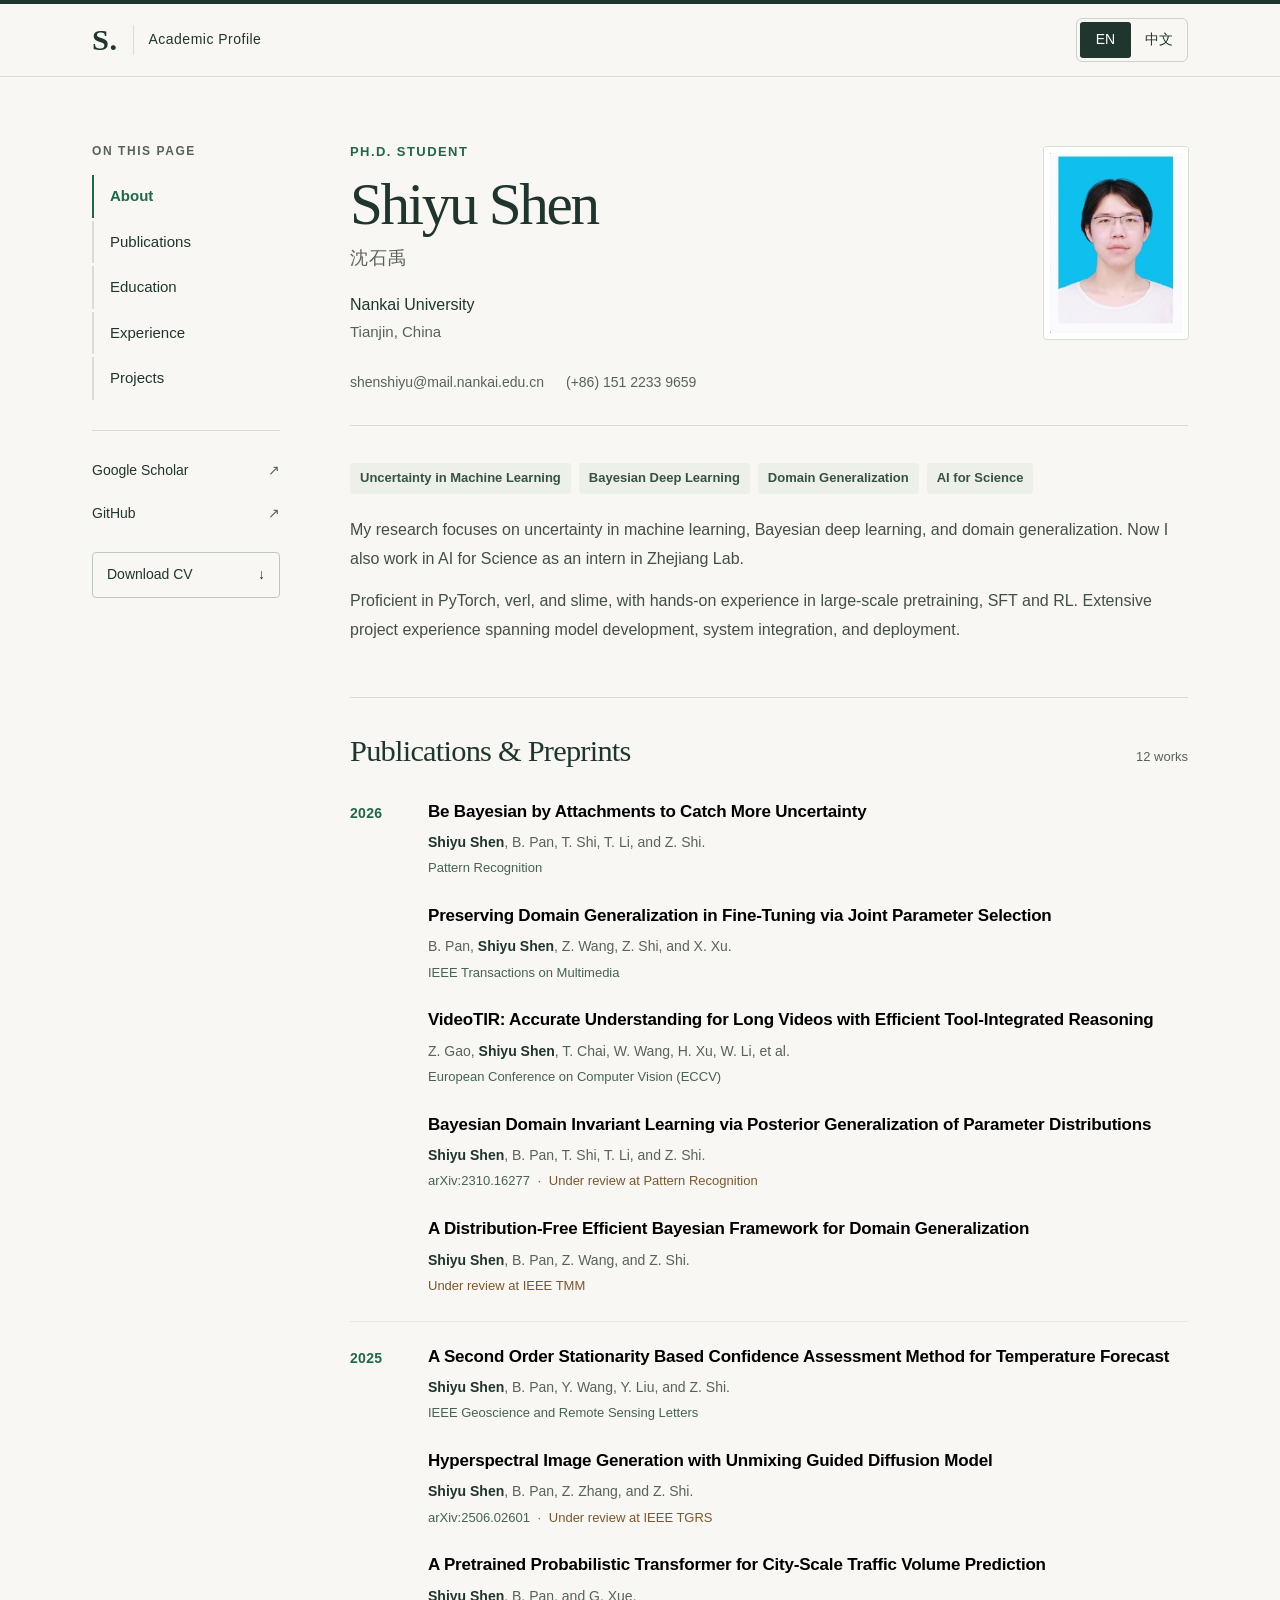
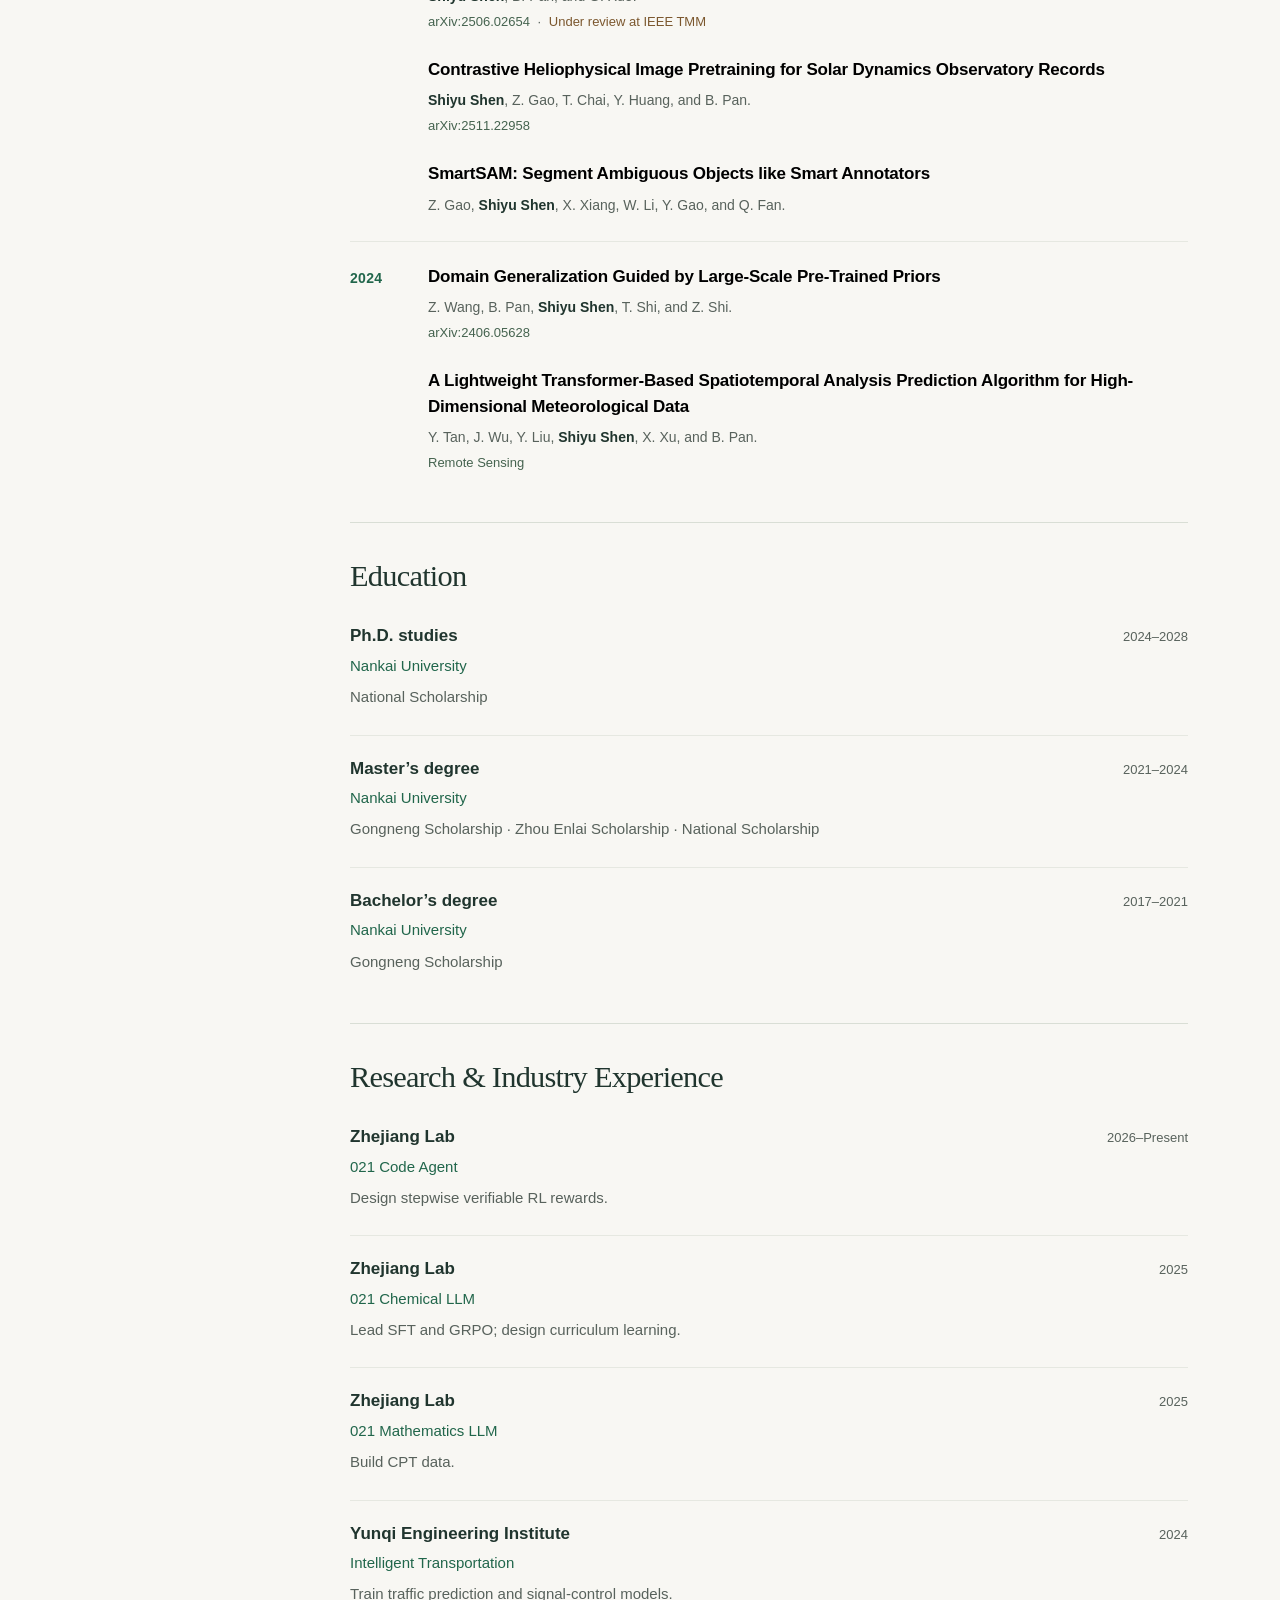
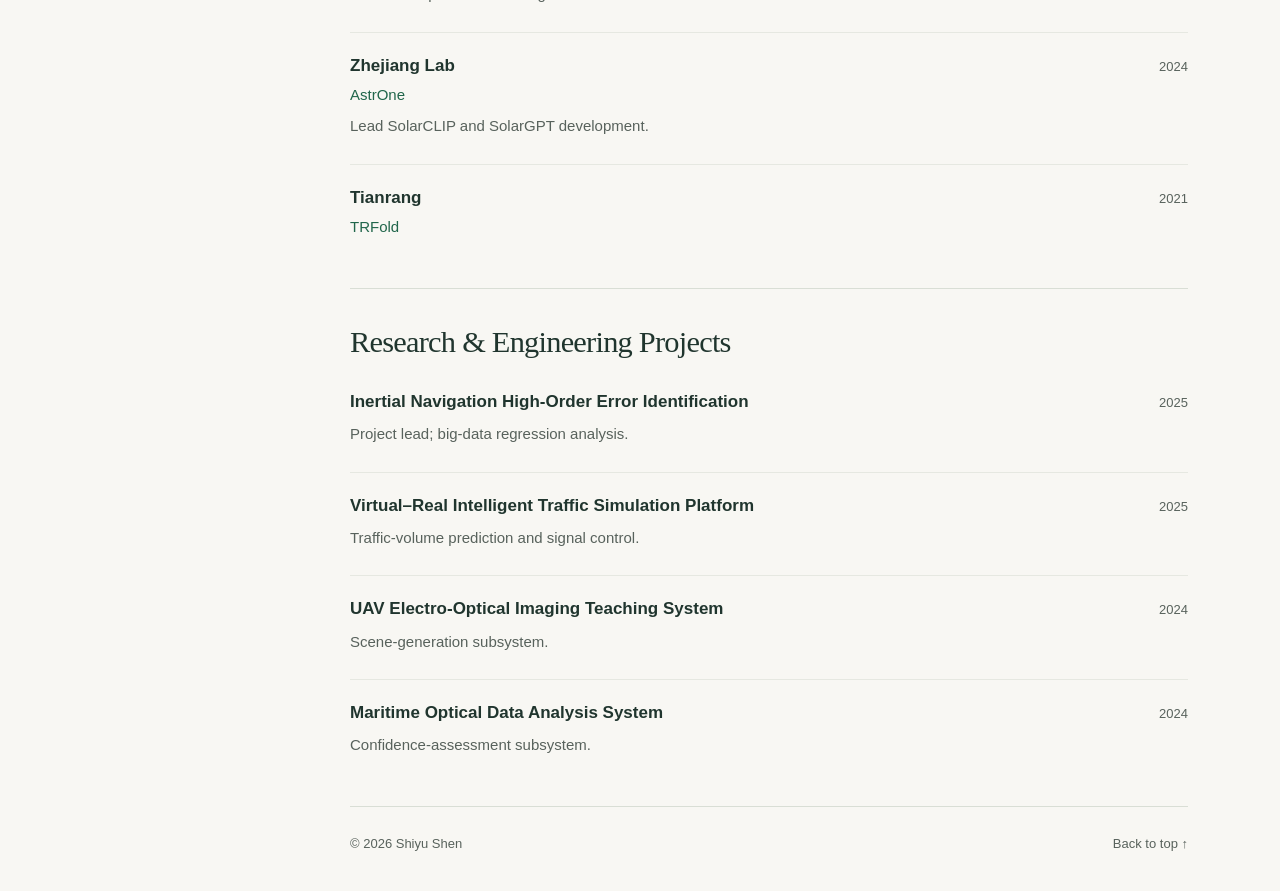
<file: index.html>
<!doctype html>
<html lang="en">
<head>
  <meta charset="utf-8">
  <meta name="viewport" content="width=device-width, initial-scale=1">
  <title>Shiyu Shen | Nankai University</title>
  <meta name="description" content="Shiyu Shen, Ph.D. student at Nankai University. Research in uncertainty in machine learning, Bayesian deep learning, domain generalization, and AI for Science. Intern at Zhejiang Lab.">
  <meta name="author" content="Shiyu Shen">
  <meta name="theme-color" content="#f8f7f3">
  <meta property="og:type" content="profile">
  <meta property="og:title" content="Shiyu Shen | Nankai University">
  <meta property="og:description" content="Shiyu Shen, Ph.D. student at Nankai University. Research in uncertainty in machine learning, Bayesian deep learning, domain generalization, and AI for Science. Intern at Zhejiang Lab.">
  <meta property="og:url" content="https://teemo341.github.io/">
  <meta property="og:locale" content="en_US">
  <link rel="canonical" href="https://teemo341.github.io/">
  <link rel="alternate" hreflang="en" href="https://teemo341.github.io/">
  <link rel="alternate" hreflang="zh-CN" href="https://teemo341.github.io/zh/">
  <link rel="alternate" hreflang="x-default" href="https://teemo341.github.io/">
  <link rel="icon" type="image/svg+xml" href="assets/favicon.svg">
  <link rel="stylesheet" href="assets/style.css">
  <script src="assets/main.js" defer></script>
</head>
<body id="top">
<a class="skip-link" href="#main">Skip to content</a>
<header class="site-header">
  <div class="header-inner">
    <a class="wordmark" href="#top" aria-label="Shiyu Shen"><span class="monogram" aria-hidden="true">S.</span><span>Academic Profile</span></a>
    <nav class="language-switch" aria-label="Language / 语言">
      <a href="index.html" lang="en" hreflang="en" aria-current="page">EN<span class="sr-only"> — English</span></a>
      <a href="zh/index.html" lang="zh-CN" hreflang="zh-CN" >中文</a>
    </nav>
  </div>
</header>
<div class="page-shell">
  <aside class="sidebar">
    <p class="sidebar-label">On this page</p>
    <nav class="section-nav" aria-label="On this page"><a href="#about">About</a><a href="#publications">Publications</a><a href="#education">Education</a><a href="#experience">Experience</a><a href="#projects">Projects</a></nav>
    <div class="sidebar-links"><a href="https://scholar.google.com/citations?user=rNZgWagAAAAJ&amp;hl=en">Google Scholar <span aria-hidden="true">↗</span></a><a href="https://github.com/Teemo341">GitHub <span aria-hidden="true">↗</span></a></div>
    <a class="cv-button" href="cv/Shiyu_Shen_Academic_CV.pdf" download>Download CV<span aria-hidden="true">↓</span></a>
  </aside>
  <main id="main">
    <section class="about-section" id="about" aria-labelledby="name">
      <div class="hero">
        <div class="hero-copy"><p class="eyebrow">Ph.D. Student</p><h1 id="name">Shiyu Shen</h1><p class="other-name" lang="zh-CN">沈石禹</p><p class="affiliation">Nankai University<br><span>Tianjin, China</span></p></div>
        <img class="portrait" src="assets/portrait.jpg" alt="Portrait of Shiyu Shen" width="144" height="192" fetchpriority="high">
      </div>
      <div class="contact"><a href="mailto:shenshiyu@mail.nankai.edu.cn">shenshiyu@mail.nankai.edu.cn</a><a href="tel:+8615122339659">(+86) 151 2233 9659</a></div>
      <div class="research"><h2 class="sr-only">Research Profile</h2><ul class="interest-list"><li>Uncertainty in Machine Learning</li><li>Bayesian Deep Learning</li><li>Domain Generalization</li><li>AI for Science</li></ul><div class="profile-copy"><p>My research focuses on uncertainty in machine learning, Bayesian deep learning, and domain generalization. Now I also work in AI for Science as an intern in Zhejiang Lab.</p><p>Proficient in PyTorch, verl, and slime, with hands-on experience in large-scale pretraining, SFT and RL. Extensive project experience spanning model development, system integration, and deployment.</p></div></div>
    </section>
    <section id="publications" aria-labelledby="publications-heading">
      <div class="section-heading"><h2 id="publications-heading">Publications &amp; Preprints</h2><span>12 works</span></div>
      <div class="year-group"><h3 class="year">2026</h3><ol class="paper-list"><li class="paper" data-source-id="8"><h4 lang="en"><a href="https://doi.org/10.1016/j.patcog.2026.113084" title="Open paper">Be Bayesian by Attachments to Catch More Uncertainty</a></h4><p class="authors" lang="en"><strong>Shiyu Shen</strong>, B. Pan, T. Shi, T. Li, and Z. Shi.</p><p class="venue">Pattern Recognition</p></li><li class="paper" data-source-id="9"><h4 lang="en"><a href="https://arxiv.org/abs/2508.16976" title="Open paper">Preserving Domain Generalization in Fine-Tuning via Joint Parameter Selection</a></h4><p class="authors" lang="en">B. Pan, <strong>Shiyu Shen</strong>, Z. Wang, Z. Shi, and X. Xu.</p><p class="venue">IEEE Transactions on Multimedia</p></li><li class="paper" data-source-id="10"><h4 lang="en"><a href="https://arxiv.org/abs/2603.25021" title="Open paper">VideoTIR: Accurate Understanding for Long Videos with Efficient Tool-Integrated Reasoning</a></h4><p class="authors" lang="en">Z. Gao, <strong>Shiyu Shen</strong>, T. Chai, W. Wang, H. Xu, W. Li, et al.</p><p class="venue">European Conference on Computer Vision (ECCV)</p></li><li class="paper" data-source-id="11"><h4 lang="en"><a href="https://arxiv.org/abs/2310.16277" title="Open paper">Bayesian Domain Invariant Learning via Posterior Generalization of Parameter Distributions</a></h4><p class="authors" lang="en"><strong>Shiyu Shen</strong>, B. Pan, T. Shi, T. Li, and Z. Shi.</p><p class="venue">arXiv:2310.16277 <span aria-hidden="true">·</span> <span class="review">Under review at Pattern Recognition</span></p></li><li class="paper" data-source-id="12"><h4 lang="en"><a href="https://scholar.google.com/scholar?q=%22A%20Distribution-Free%20Efficient%20Bayesian%20Framework%20for%20Domain%20Generalization%22" title="Search this title on Google Scholar">A Distribution-Free Efficient Bayesian Framework for Domain Generalization</a></h4><p class="authors" lang="en"><strong>Shiyu Shen</strong>, B. Pan, Z. Wang, and Z. Shi.</p><p class="venue"><span class="review">Under review at IEEE TMM</span></p></li></ol></div><div class="year-group"><h3 class="year">2025</h3><ol class="paper-list"><li class="paper" data-source-id="3"><h4 lang="en"><a href="https://ieeexplore.ieee.org/document/10852282" title="Open paper">A Second Order Stationarity Based Confidence Assessment Method for Temperature Forecast</a></h4><p class="authors" lang="en"><strong>Shiyu Shen</strong>, B. Pan, Y. Wang, Y. Liu, and Z. Shi.</p><p class="venue">IEEE Geoscience and Remote Sensing Letters</p></li><li class="paper" data-source-id="4"><h4 lang="en"><a href="https://arxiv.org/abs/2506.02601" title="Open paper">Hyperspectral Image Generation with Unmixing Guided Diffusion Model</a></h4><p class="authors" lang="en"><strong>Shiyu Shen</strong>, B. Pan, Z. Zhang, and Z. Shi.</p><p class="venue">arXiv:2506.02601 <span aria-hidden="true">·</span> <span class="review">Under review at IEEE TGRS</span></p></li><li class="paper" data-source-id="5"><h4 lang="en"><a href="https://arxiv.org/abs/2506.02654" title="Open paper">A Pretrained Probabilistic Transformer for City-Scale Traffic Volume Prediction</a></h4><p class="authors" lang="en"><strong>Shiyu Shen</strong>, B. Pan, and G. Xue.</p><p class="venue">arXiv:2506.02654 <span aria-hidden="true">·</span> <span class="review">Under review at IEEE TMM</span></p></li><li class="paper" data-source-id="6"><h4 lang="en"><a href="https://arxiv.org/abs/2511.22958" title="Open paper">Contrastive Heliophysical Image Pretraining for Solar Dynamics Observatory Records</a></h4><p class="authors" lang="en"><strong>Shiyu Shen</strong>, Z. Gao, T. Chai, Y. Huang, and B. Pan.</p><p class="venue">arXiv:2511.22958</p></li><li class="paper" data-source-id="7"><h4 lang="en"><a href="https://openreview.net/forum?id=08pxmTLKTT" title="Open paper">SmartSAM: Segment Ambiguous Objects like Smart Annotators</a></h4><p class="authors" lang="en">Z. Gao, <strong>Shiyu Shen</strong>, X. Xiang, W. Li, Y. Gao, and Q. Fan.</p></li></ol></div><div class="year-group"><h3 class="year">2024</h3><ol class="paper-list"><li class="paper" data-source-id="1"><h4 lang="en"><a href="https://arxiv.org/abs/2406.05628" title="Open paper">Domain Generalization Guided by Large-Scale Pre-Trained Priors</a></h4><p class="authors" lang="en">Z. Wang, B. Pan, <strong>Shiyu Shen</strong>, T. Shi, and Z. Shi.</p><p class="venue">arXiv:2406.05628</p></li><li class="paper" data-source-id="2"><h4 lang="en"><a href="https://doi.org/10.3390/rs16234545" title="Open paper">A Lightweight Transformer-Based Spatiotemporal Analysis Prediction Algorithm for High-Dimensional Meteorological Data</a></h4><p class="authors" lang="en">Y. Tan, J. Wu, Y. Liu, <strong>Shiyu Shen</strong>, X. Xu, and B. Pan.</p><p class="venue">Remote Sensing</p></li></ol></div>
    </section>
    <section id="education" aria-labelledby="education-heading"><div class="section-heading"><h2 id="education-heading">Education</h2></div><ol class="entry-list education"><li class="entry"><div class="entry-heading"><h3>Ph.D. studies</h3><span class="date">2024–2028</span></div><p class="organization">Nankai University</p><p class="detail">National Scholarship</p></li><li class="entry"><div class="entry-heading"><h3>Master’s degree</h3><span class="date">2021–2024</span></div><p class="organization">Nankai University</p><p class="detail">Gongneng Scholarship · Zhou Enlai Scholarship · National Scholarship</p></li><li class="entry"><div class="entry-heading"><h3>Bachelor’s degree</h3><span class="date">2017–2021</span></div><p class="organization">Nankai University</p><p class="detail">Gongneng Scholarship</p></li></ol></section>
    <section id="experience" aria-labelledby="experience-heading"><div class="section-heading"><h2 id="experience-heading">Research &amp; Industry Experience</h2></div><ol class="entry-list"><li class="entry"><div class="entry-heading"><h3>Zhejiang Lab</h3><span class="date">2026–Present</span></div><p class="organization">021 Code Agent</p><p class="detail">Design stepwise verifiable RL rewards.</p></li><li class="entry"><div class="entry-heading"><h3>Zhejiang Lab</h3><span class="date">2025</span></div><p class="organization">021 Chemical LLM</p><p class="detail">Lead SFT and GRPO; design curriculum learning.</p></li><li class="entry"><div class="entry-heading"><h3>Zhejiang Lab</h3><span class="date">2025</span></div><p class="organization">021 Mathematics LLM</p><p class="detail">Build CPT data.</p></li><li class="entry"><div class="entry-heading"><h3>Yunqi Engineering Institute</h3><span class="date">2024</span></div><p class="organization">Intelligent Transportation</p><p class="detail">Train traffic prediction and signal-control models.</p></li><li class="entry"><div class="entry-heading"><h3>Zhejiang Lab</h3><span class="date">2024</span></div><p class="organization">AstrOne</p><p class="detail">Lead SolarCLIP and SolarGPT development.</p></li><li class="entry"><div class="entry-heading"><h3>Tianrang</h3><span class="date">2021</span></div><p class="organization">TRFold</p></li></ol></section>
    <section id="projects" aria-labelledby="projects-heading"><div class="section-heading"><h2 id="projects-heading">Research &amp; Engineering Projects</h2></div><ol class="entry-list"><li class="entry"><div class="entry-heading"><h3>Inertial Navigation High-Order Error Identification</h3><span class="date">2025</span></div><p class="detail">Project lead; big-data regression analysis.</p></li><li class="entry"><div class="entry-heading"><h3>Virtual–Real Intelligent Traffic Simulation Platform</h3><span class="date">2025</span></div><p class="detail">Traffic-volume prediction and signal control.</p></li><li class="entry"><div class="entry-heading"><h3>UAV Electro-Optical Imaging Teaching System</h3><span class="date">2024</span></div><p class="detail">Scene-generation subsystem.</p></li><li class="entry"><div class="entry-heading"><h3>Maritime Optical Data Analysis System</h3><span class="date">2024</span></div><p class="detail">Confidence-assessment subsystem.</p></li></ol></section>
    <footer><span>© 2026 Shiyu Shen</span><a href="#top">Back to top <span aria-hidden="true">↑</span></a></footer>
  </main>
</div>
</body>
</html>
</file>
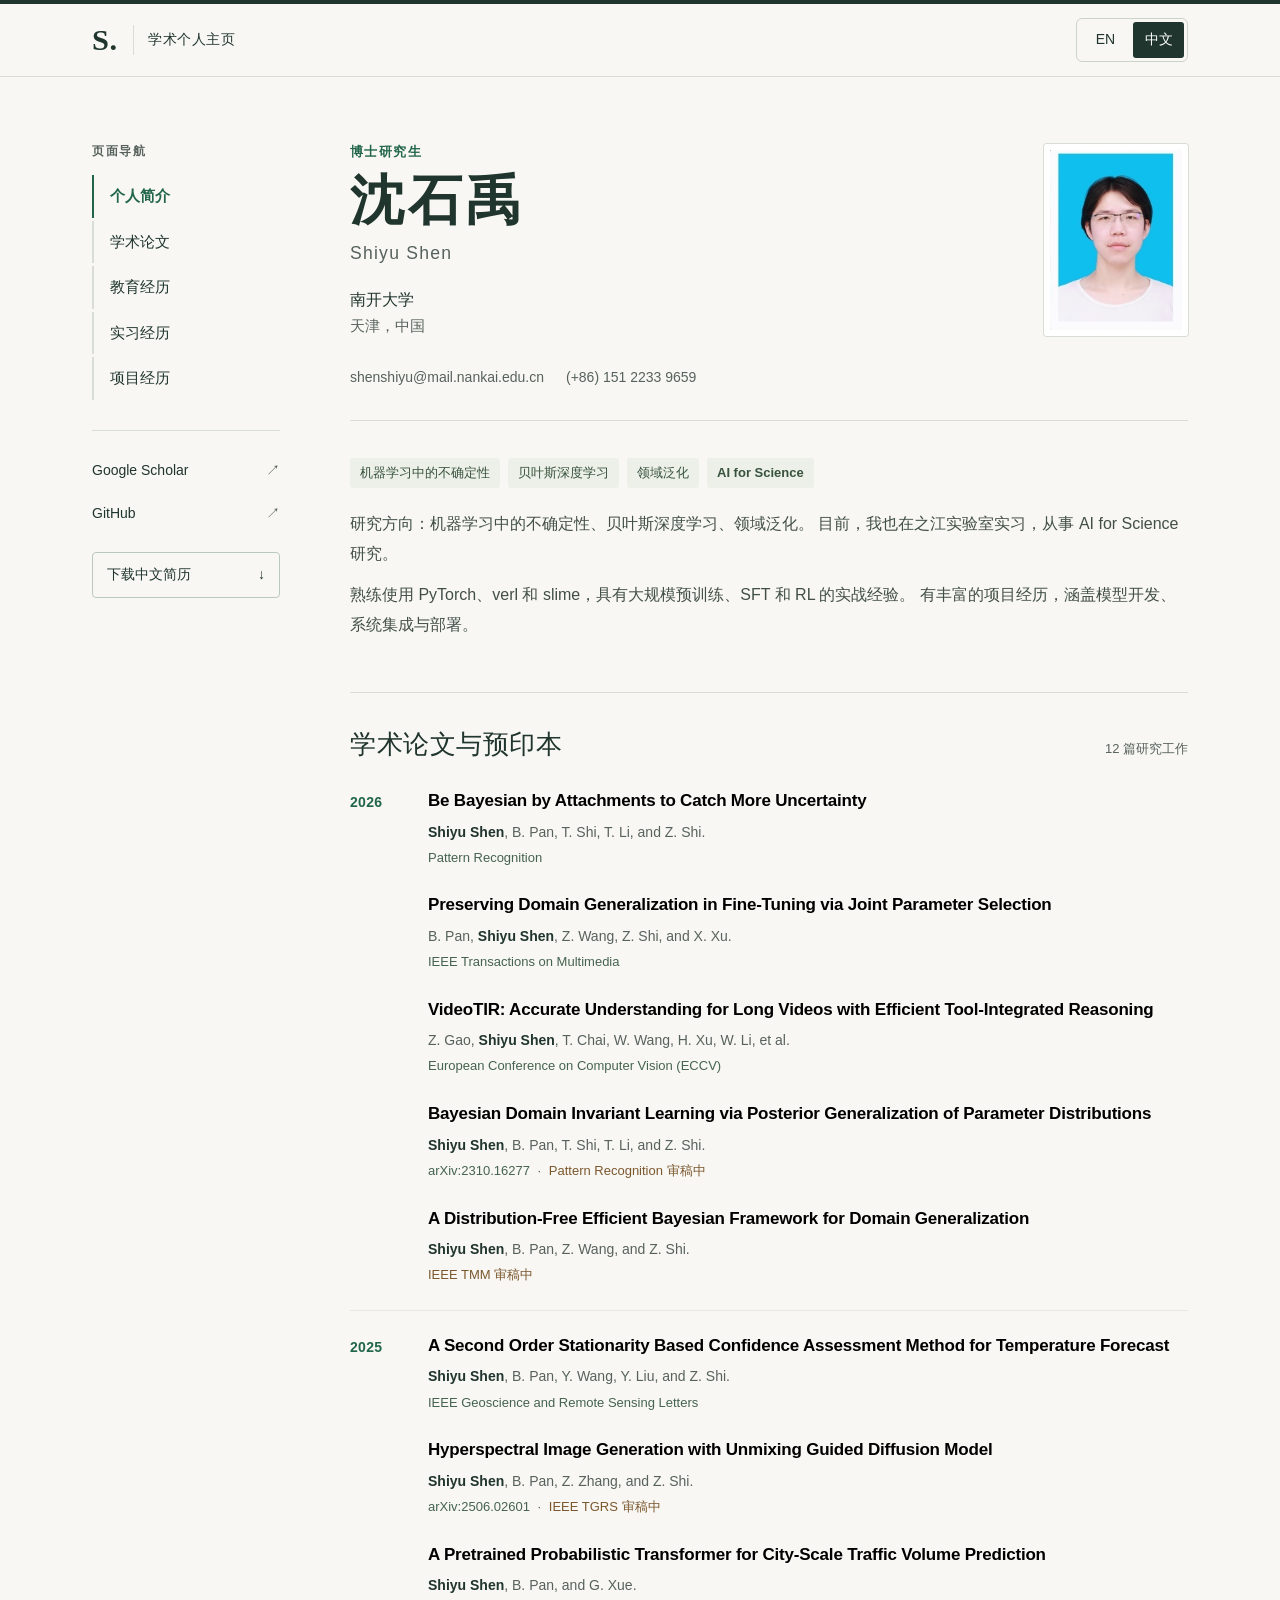
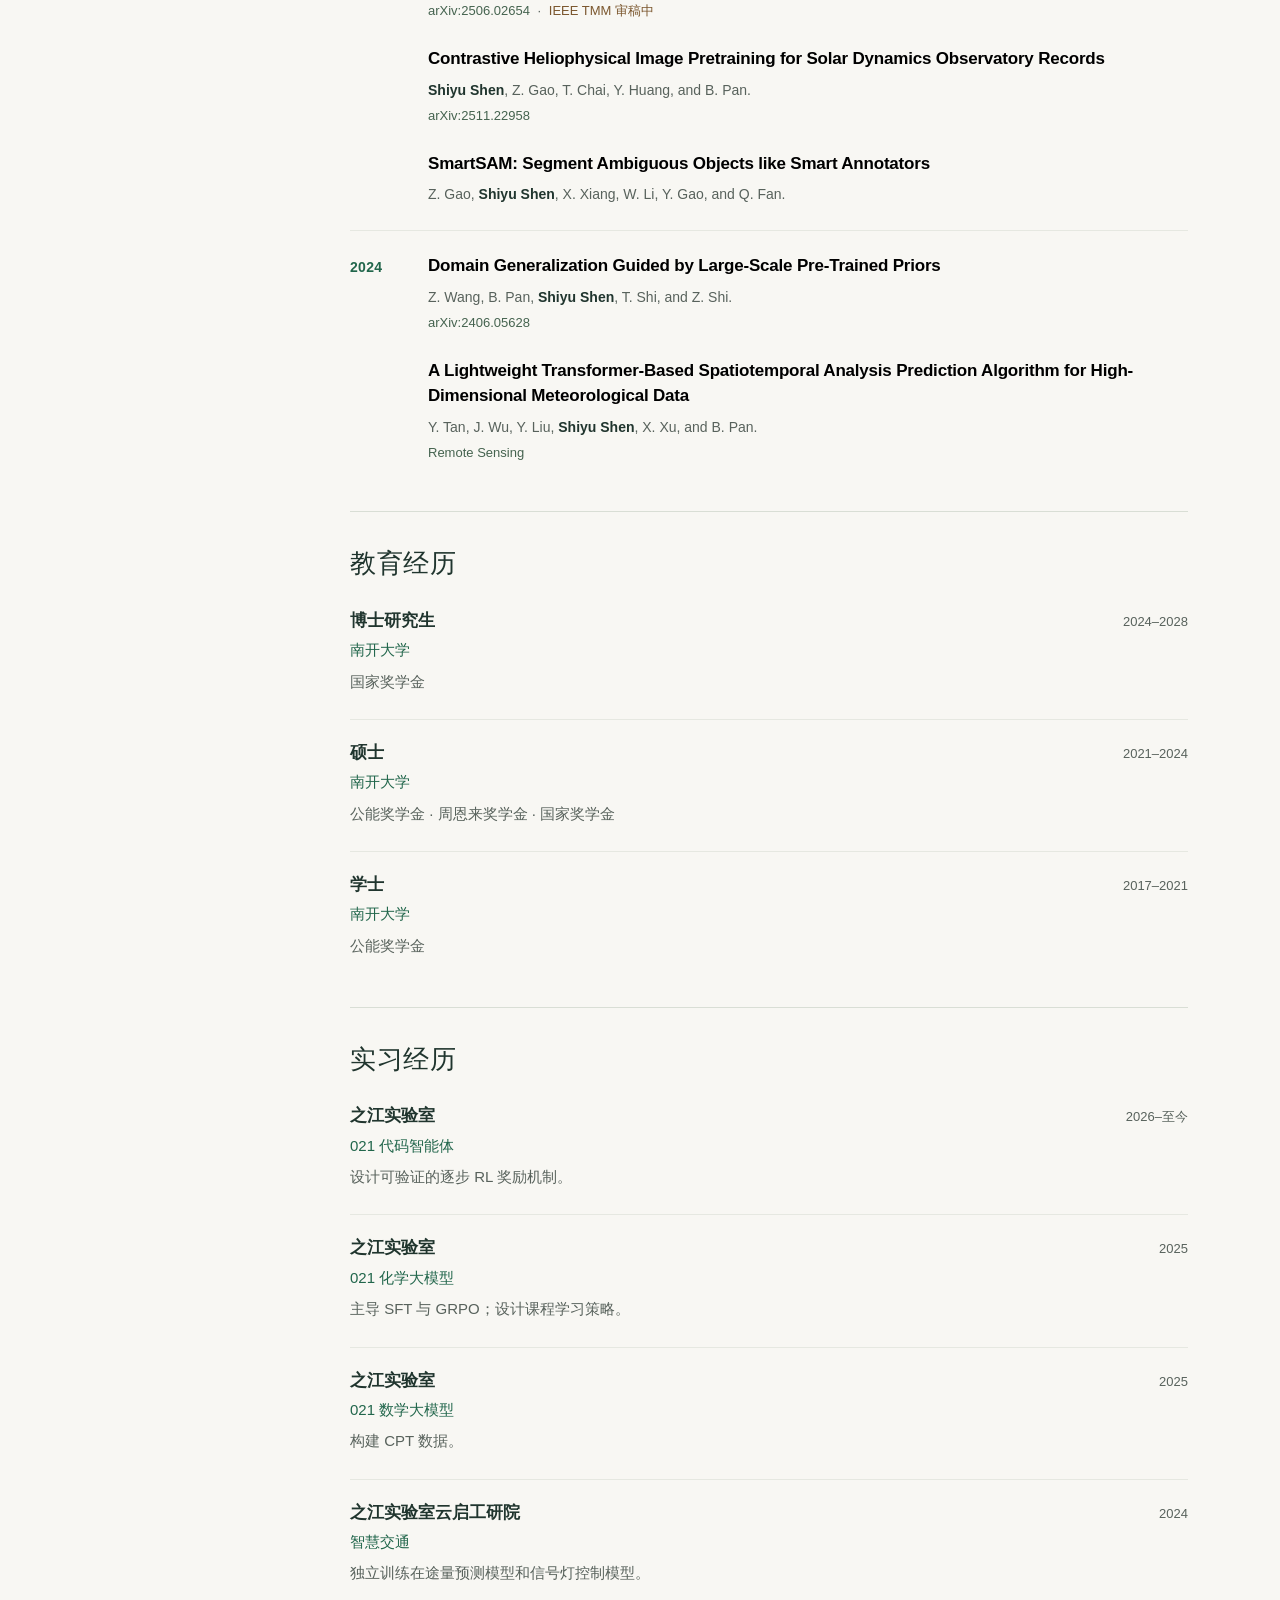
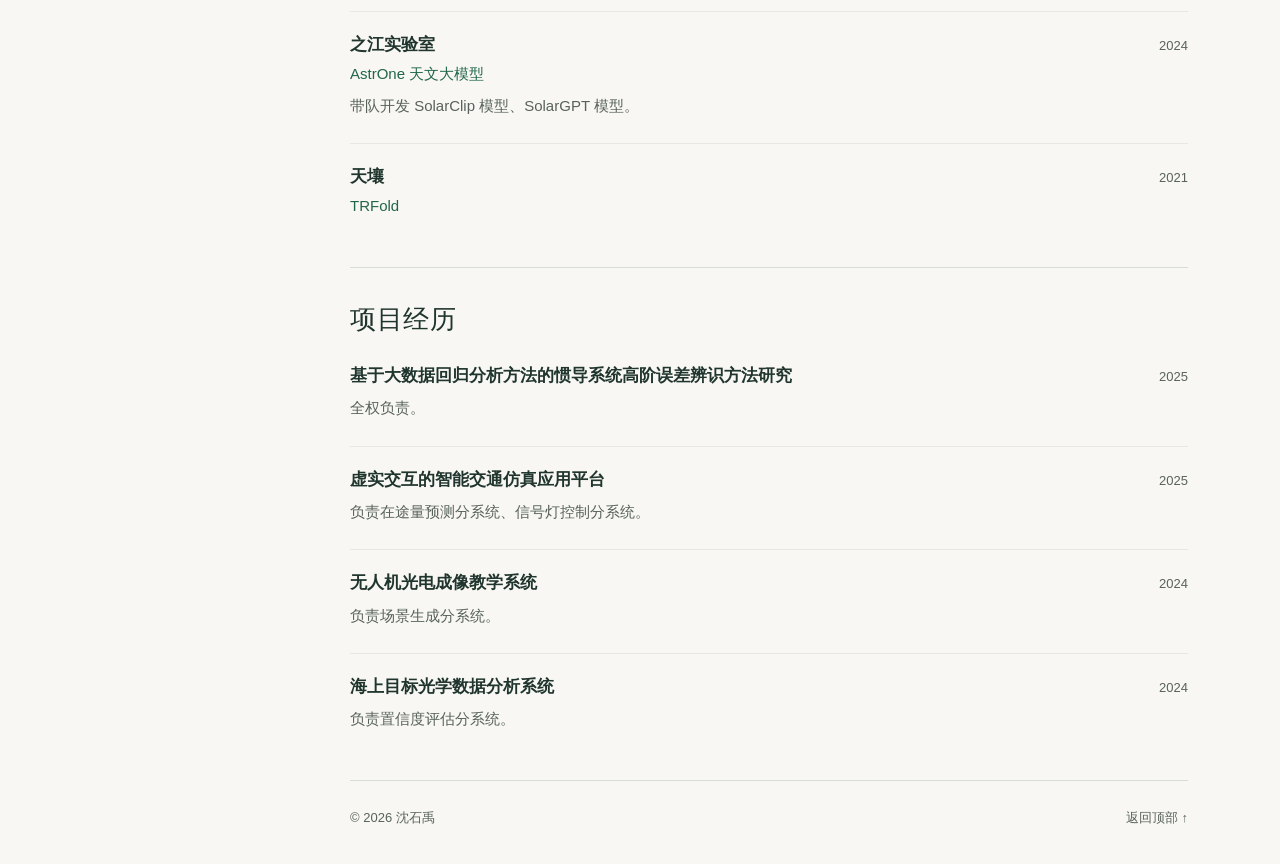
<file: zh/index.html>
<!doctype html>
<html lang="zh-CN">
<head>
  <meta charset="utf-8">
  <meta name="viewport" content="width=device-width, initial-scale=1">
  <title>沈石禹 | 南开大学</title>
  <meta name="description" content="沈石禹，南开大学博士研究生。研究方向为机器学习中的不确定性、贝叶斯深度学习、领域泛化与 AI for Science。目前在之江实验室实习。">
  <meta name="author" content="Shiyu Shen">
  <meta name="theme-color" content="#f8f7f3">
  <meta property="og:type" content="profile">
  <meta property="og:title" content="沈石禹 | 南开大学">
  <meta property="og:description" content="沈石禹，南开大学博士研究生。研究方向为机器学习中的不确定性、贝叶斯深度学习、领域泛化与 AI for Science。目前在之江实验室实习。">
  <meta property="og:url" content="https://teemo341.github.io/zh/">
  <meta property="og:locale" content="zh_CN">
  <link rel="canonical" href="https://teemo341.github.io/zh/">
  <link rel="alternate" hreflang="en" href="https://teemo341.github.io/">
  <link rel="alternate" hreflang="zh-CN" href="https://teemo341.github.io/zh/">
  <link rel="alternate" hreflang="x-default" href="https://teemo341.github.io/">
  <link rel="icon" type="image/svg+xml" href="../assets/favicon.svg">
  <link rel="stylesheet" href="../assets/style.css">
  <script src="../assets/main.js" defer></script>
</head>
<body id="top">
<a class="skip-link" href="#main">跳转到正文</a>
<header class="site-header">
  <div class="header-inner">
    <a class="wordmark" href="#top" aria-label="沈石禹"><span class="monogram" aria-hidden="true">S.</span><span>学术个人主页</span></a>
    <nav class="language-switch" aria-label="Language / 语言">
      <a href="../index.html" lang="en" hreflang="en" >EN<span class="sr-only"> — English</span></a>
      <a href="index.html" lang="zh-CN" hreflang="zh-CN" aria-current="page">中文</a>
    </nav>
  </div>
</header>
<div class="page-shell">
  <aside class="sidebar">
    <p class="sidebar-label">页面导航</p>
    <nav class="section-nav" aria-label="页面导航"><a href="#about">个人简介</a><a href="#publications">学术论文</a><a href="#education">教育经历</a><a href="#experience">实习经历</a><a href="#projects">项目经历</a></nav>
    <div class="sidebar-links"><a href="https://scholar.google.com/citations?user=rNZgWagAAAAJ&amp;hl=en">Google Scholar <span aria-hidden="true">↗</span></a><a href="https://github.com/Teemo341">GitHub <span aria-hidden="true">↗</span></a></div>
    <a class="cv-button" href="../cv/Shiyu_Shen_Academic_CV_CN.pdf" download>下载中文简历<span aria-hidden="true">↓</span></a>
  </aside>
  <main id="main">
    <section class="about-section" id="about" aria-labelledby="name">
      <div class="hero">
        <div class="hero-copy"><p class="eyebrow">博士研究生</p><h1 id="name">沈石禹</h1><p class="other-name" lang="en">Shiyu Shen</p><p class="affiliation">南开大学<br><span>天津，中国</span></p></div>
        <img class="portrait" src="../assets/portrait.jpg" alt="沈石禹的个人照片" width="144" height="192" fetchpriority="high">
      </div>
      <div class="contact"><a href="mailto:shenshiyu@mail.nankai.edu.cn">shenshiyu@mail.nankai.edu.cn</a><a href="tel:+8615122339659">(+86) 151 2233 9659</a></div>
      <div class="research"><h2 class="sr-only">研究概况</h2><ul class="interest-list"><li>机器学习中的不确定性</li><li>贝叶斯深度学习</li><li>领域泛化</li><li>AI for Science</li></ul><div class="profile-copy"><p>研究方向：机器学习中的不确定性、贝叶斯深度学习、领域泛化。 目前，我也在之江实验室实习，从事 AI for Science 研究。</p><p>熟练使用 PyTorch、verl 和 slime，具有大规模预训练、SFT 和 RL 的实战经验。 有丰富的项目经历，涵盖模型开发、系统集成与部署。</p></div></div>
    </section>
    <section id="publications" aria-labelledby="publications-heading">
      <div class="section-heading"><h2 id="publications-heading">学术论文与预印本</h2><span>12 篇研究工作</span></div>
      <div class="year-group"><h3 class="year">2026</h3><ol class="paper-list"><li class="paper" data-source-id="8"><h4 lang="en"><a href="https://doi.org/10.1016/j.patcog.2026.113084" title="打开论文">Be Bayesian by Attachments to Catch More Uncertainty</a></h4><p class="authors" lang="en"><strong>Shiyu Shen</strong>, B. Pan, T. Shi, T. Li, and Z. Shi.</p><p class="venue">Pattern Recognition</p></li><li class="paper" data-source-id="9"><h4 lang="en"><a href="https://arxiv.org/abs/2508.16976" title="打开论文">Preserving Domain Generalization in Fine-Tuning via Joint Parameter Selection</a></h4><p class="authors" lang="en">B. Pan, <strong>Shiyu Shen</strong>, Z. Wang, Z. Shi, and X. Xu.</p><p class="venue">IEEE Transactions on Multimedia</p></li><li class="paper" data-source-id="10"><h4 lang="en"><a href="https://arxiv.org/abs/2603.25021" title="打开论文">VideoTIR: Accurate Understanding for Long Videos with Efficient Tool-Integrated Reasoning</a></h4><p class="authors" lang="en">Z. Gao, <strong>Shiyu Shen</strong>, T. Chai, W. Wang, H. Xu, W. Li, et al.</p><p class="venue">European Conference on Computer Vision (ECCV)</p></li><li class="paper" data-source-id="11"><h4 lang="en"><a href="https://arxiv.org/abs/2310.16277" title="打开论文">Bayesian Domain Invariant Learning via Posterior Generalization of Parameter Distributions</a></h4><p class="authors" lang="en"><strong>Shiyu Shen</strong>, B. Pan, T. Shi, T. Li, and Z. Shi.</p><p class="venue">arXiv:2310.16277 <span aria-hidden="true">·</span> <span class="review">Pattern Recognition 审稿中</span></p></li><li class="paper" data-source-id="12"><h4 lang="en"><a href="https://scholar.google.com/scholar?q=%22A%20Distribution-Free%20Efficient%20Bayesian%20Framework%20for%20Domain%20Generalization%22" title="在 Google Scholar 中检索此标题">A Distribution-Free Efficient Bayesian Framework for Domain Generalization</a></h4><p class="authors" lang="en"><strong>Shiyu Shen</strong>, B. Pan, Z. Wang, and Z. Shi.</p><p class="venue"><span class="review">IEEE TMM 审稿中</span></p></li></ol></div><div class="year-group"><h3 class="year">2025</h3><ol class="paper-list"><li class="paper" data-source-id="3"><h4 lang="en"><a href="https://ieeexplore.ieee.org/document/10852282" title="打开论文">A Second Order Stationarity Based Confidence Assessment Method for Temperature Forecast</a></h4><p class="authors" lang="en"><strong>Shiyu Shen</strong>, B. Pan, Y. Wang, Y. Liu, and Z. Shi.</p><p class="venue">IEEE Geoscience and Remote Sensing Letters</p></li><li class="paper" data-source-id="4"><h4 lang="en"><a href="https://arxiv.org/abs/2506.02601" title="打开论文">Hyperspectral Image Generation with Unmixing Guided Diffusion Model</a></h4><p class="authors" lang="en"><strong>Shiyu Shen</strong>, B. Pan, Z. Zhang, and Z. Shi.</p><p class="venue">arXiv:2506.02601 <span aria-hidden="true">·</span> <span class="review">IEEE TGRS 审稿中</span></p></li><li class="paper" data-source-id="5"><h4 lang="en"><a href="https://arxiv.org/abs/2506.02654" title="打开论文">A Pretrained Probabilistic Transformer for City-Scale Traffic Volume Prediction</a></h4><p class="authors" lang="en"><strong>Shiyu Shen</strong>, B. Pan, and G. Xue.</p><p class="venue">arXiv:2506.02654 <span aria-hidden="true">·</span> <span class="review">IEEE TMM 审稿中</span></p></li><li class="paper" data-source-id="6"><h4 lang="en"><a href="https://arxiv.org/abs/2511.22958" title="打开论文">Contrastive Heliophysical Image Pretraining for Solar Dynamics Observatory Records</a></h4><p class="authors" lang="en"><strong>Shiyu Shen</strong>, Z. Gao, T. Chai, Y. Huang, and B. Pan.</p><p class="venue">arXiv:2511.22958</p></li><li class="paper" data-source-id="7"><h4 lang="en"><a href="https://openreview.net/forum?id=08pxmTLKTT" title="打开论文">SmartSAM: Segment Ambiguous Objects like Smart Annotators</a></h4><p class="authors" lang="en">Z. Gao, <strong>Shiyu Shen</strong>, X. Xiang, W. Li, Y. Gao, and Q. Fan.</p></li></ol></div><div class="year-group"><h3 class="year">2024</h3><ol class="paper-list"><li class="paper" data-source-id="1"><h4 lang="en"><a href="https://arxiv.org/abs/2406.05628" title="打开论文">Domain Generalization Guided by Large-Scale Pre-Trained Priors</a></h4><p class="authors" lang="en">Z. Wang, B. Pan, <strong>Shiyu Shen</strong>, T. Shi, and Z. Shi.</p><p class="venue">arXiv:2406.05628</p></li><li class="paper" data-source-id="2"><h4 lang="en"><a href="https://doi.org/10.3390/rs16234545" title="打开论文">A Lightweight Transformer-Based Spatiotemporal Analysis Prediction Algorithm for High-Dimensional Meteorological Data</a></h4><p class="authors" lang="en">Y. Tan, J. Wu, Y. Liu, <strong>Shiyu Shen</strong>, X. Xu, and B. Pan.</p><p class="venue">Remote Sensing</p></li></ol></div>
    </section>
    <section id="education" aria-labelledby="education-heading"><div class="section-heading"><h2 id="education-heading">教育经历</h2></div><ol class="entry-list education"><li class="entry"><div class="entry-heading"><h3>博士研究生</h3><span class="date">2024–2028</span></div><p class="organization">南开大学</p><p class="detail">国家奖学金</p></li><li class="entry"><div class="entry-heading"><h3>硕士</h3><span class="date">2021–2024</span></div><p class="organization">南开大学</p><p class="detail">公能奖学金 · 周恩来奖学金 · 国家奖学金</p></li><li class="entry"><div class="entry-heading"><h3>学士</h3><span class="date">2017–2021</span></div><p class="organization">南开大学</p><p class="detail">公能奖学金</p></li></ol></section>
    <section id="experience" aria-labelledby="experience-heading"><div class="section-heading"><h2 id="experience-heading">实习经历</h2></div><ol class="entry-list"><li class="entry"><div class="entry-heading"><h3>之江实验室</h3><span class="date">2026–至今</span></div><p class="organization">021 代码智能体</p><p class="detail">设计可验证的逐步 RL 奖励机制。</p></li><li class="entry"><div class="entry-heading"><h3>之江实验室</h3><span class="date">2025</span></div><p class="organization">021 化学大模型</p><p class="detail">主导 SFT 与 GRPO；设计课程学习策略。</p></li><li class="entry"><div class="entry-heading"><h3>之江实验室</h3><span class="date">2025</span></div><p class="organization">021 数学大模型</p><p class="detail">构建 CPT 数据。</p></li><li class="entry"><div class="entry-heading"><h3>之江实验室云启工研院</h3><span class="date">2024</span></div><p class="organization">智慧交通</p><p class="detail">独立训练在途量预测模型和信号灯控制模型。</p></li><li class="entry"><div class="entry-heading"><h3>之江实验室</h3><span class="date">2024</span></div><p class="organization">AstrOne 天文大模型</p><p class="detail">带队开发 SolarClip 模型、SolarGPT 模型。</p></li><li class="entry"><div class="entry-heading"><h3>天壤</h3><span class="date">2021</span></div><p class="organization">TRFold</p></li></ol></section>
    <section id="projects" aria-labelledby="projects-heading"><div class="section-heading"><h2 id="projects-heading">项目经历</h2></div><ol class="entry-list"><li class="entry"><div class="entry-heading"><h3>基于大数据回归分析方法的惯导系统高阶误差辨识方法研究</h3><span class="date">2025</span></div><p class="detail">全权负责。</p></li><li class="entry"><div class="entry-heading"><h3>虚实交互的智能交通仿真应用平台</h3><span class="date">2025</span></div><p class="detail">负责在途量预测分系统、信号灯控制分系统。</p></li><li class="entry"><div class="entry-heading"><h3>无人机光电成像教学系统</h3><span class="date">2024</span></div><p class="detail">负责场景生成分系统。</p></li><li class="entry"><div class="entry-heading"><h3>海上目标光学数据分析系统</h3><span class="date">2024</span></div><p class="detail">负责置信度评估分系统。</p></li></ol></section>
    <footer><span>© 2026 沈石禹</span><a href="#top">返回顶部 <span aria-hidden="true">↑</span></a></footer>
  </main>
</div>
</body>
</html>
</file>
<file: assets/style.css>
:root{color-scheme:light;--paper:#f8f7f3;--ink:#20352e;--muted:#58625c;--accent:#21664b;--rule:#d9ded5;--soft:#edf0e8;--sans:Inter,-apple-system,BlinkMacSystemFont,"Segoe UI","Noto Sans CJK SC","Microsoft YaHei",Arial,sans-serif;--serif:Georgia,"Times New Roman","Noto Serif CJK SC",serif}
*{box-sizing:border-box}
html{scroll-behavior:smooth;scroll-padding-top:105px}
body{margin:0;background:var(--paper);color:var(--ink);font-family:var(--sans);font-size:1rem;line-height:1.7;-webkit-font-smoothing:antialiased}
a{color:inherit;text-decoration:none;text-underline-offset:4px}
a:hover{color:var(--accent);text-decoration:underline}
a:focus-visible{outline:2px solid var(--accent);outline-offset:5px;border-radius:2px}
img{max-width:100%;display:block}
h1,h2,h3,h4,p{margin:0}
.sr-only{position:absolute;width:1px;height:1px;padding:0;margin:-1px;overflow:hidden;clip:rect(0,0,0,0);white-space:nowrap;border:0}
.skip-link{position:fixed;left:20px;top:-100px;background:var(--ink);color:white;padding:10px 20px;z-index:20}
.skip-link:focus{top:10px}
.site-header{border-top:4px solid var(--ink);border-bottom:1px solid var(--rule);background:var(--paper);position:sticky;top:0;z-index:10}
.header-inner{max-width:1160px;margin:auto;padding:14px 32px;display:flex;align-items:center;justify-content:space-between;gap:20px}
.wordmark{display:flex;align-items:center;gap:14px;font-size:.875rem;letter-spacing:.035em}
.monogram{font-family:var(--serif);font-size:1.9rem;line-height:1;font-weight:700;border-right:1px solid var(--rule);padding-right:16px}
.language-switch{display:flex;border:1px solid #ccd3c9;border-radius:6px;padding:3px;gap:2px;font-size:.875rem;flex:none}
.language-switch a{display:flex;align-items:center;justify-content:center;min-width:51px;min-height:36px;border-radius:3px;padding:3px 10px}
.language-switch a[aria-current]{background:var(--ink);color:#fff}
.page-shell{max-width:1160px;margin:0 auto;padding:64px 32px 0;display:grid;grid-template-columns:188px minmax(0,1fr);gap:70px}
.sidebar{align-self:start;position:sticky;top:126px}
.sidebar-label{font-size:.75rem;font-weight:600;text-transform:uppercase;letter-spacing:.13em;color:var(--muted);margin-bottom:14px}
.section-nav{display:flex;flex-direction:column;gap:3px}
.section-nav a{font-size:.9375rem;line-height:1.5;padding:10px 0 10px 16px;border-left:2px solid var(--rule)}
.section-nav a[aria-current]{color:var(--accent);border-color:var(--accent);font-weight:650}
.sidebar-links{border-top:1px solid var(--rule);margin-top:30px;padding-top:20px;display:grid;gap:3px}
.sidebar-links a{font-size:.875rem;display:flex;justify-content:space-between;align-items:center;min-height:40px}
.sidebar-links span{color:var(--muted)}
.cv-button{border:1px solid #bbc8bc;margin-top:18px;padding:10px 14px;display:flex;align-items:center;justify-content:space-between;gap:12px;font-size:.875rem;border-radius:4px;min-height:44px}
.cv-button:hover{background:var(--soft)}
main{min-width:0}
.about-section{padding-bottom:52px}
.hero{display:flex;justify-content:space-between;align-items:center;gap:30px}
.eyebrow{color:var(--accent);font-size:.8125rem;font-weight:650;letter-spacing:.11em;text-transform:uppercase;margin-bottom:8px}
h1{font-family:var(--serif);font-size:clamp(2.5rem,4.7vw,3.7rem);font-weight:500;line-height:1.12;letter-spacing:-.04em}
.other-name{font-size:1.1rem;color:var(--muted);margin-top:7px;letter-spacing:.07em}
.affiliation{font-size:1rem;margin-top:18px;line-height:1.65}
.affiliation span{color:var(--muted);font-size:.9375rem}
.portrait{width:144px;height:192px;object-fit:cover;flex:none;border:6px solid #fff;box-shadow:0 0 0 1px var(--rule);border-radius:3px}
.contact{display:flex;flex-wrap:wrap;gap:6px 22px;font-size:.875rem;color:var(--muted);padding:23px 0 27px;border-bottom:1px solid var(--rule)}
.contact a{overflow-wrap:anywhere;padding:3px 0}
.research{padding-top:24px}
.small-heading{font-size:.8125rem;text-transform:uppercase;letter-spacing:.1em;font-weight:650;color:var(--muted)}
.interest-list{display:flex;flex-wrap:wrap;gap:8px;list-style:none;padding:0;margin:13px 0 21px}
.interest-list li{font-size:.8125rem;font-weight:550;line-height:1.6;background:var(--soft);color:#37523e;padding:5px 10px;border-radius:3px}
.profile-copy p{font-size:1rem;line-height:1.85;color:#424f47}
.profile-copy p+p{margin-top:12px}
main>section:not(.about-section){padding:34px 0 24px;border-top:1px solid var(--rule)}
.section-heading{display:flex;justify-content:space-between;align-items:baseline;gap:20px;margin-bottom:27px}
.section-heading h2{font-family:var(--serif);font-size:1.9rem;font-weight:500;line-height:1.3;letter-spacing:-.025em}
.section-heading>span{font-size:.8125rem;color:var(--muted);white-space:nowrap}
.year-group{display:grid;grid-template-columns:54px minmax(0,1fr);gap:24px}
.year{font-size:.875rem;color:var(--accent);font-weight:650;padding-top:3px;letter-spacing:.02em}
.paper-list{list-style:none;padding:0;margin:0}
.paper{padding-bottom:24px}
.paper h4{font-size:1.0625rem;font-weight:620;line-height:1.5;letter-spacing:-.012em}
.paper h4,.paper h4 a,.paper h4 a:visited,.paper h4 a:hover,.paper h4 a:focus{color:#000}
.authors{color:var(--muted);font-size:.875rem;line-height:1.65;margin-top:7px}
.authors strong{font-weight:650;color:var(--ink)}
.venue{font-size:.8125rem;line-height:1.6;margin-top:4px;color:#45634f}
.review{color:#7b572e}
.venue>span[aria-hidden]{padding:0 4px;color:var(--muted)}
.year-group+.year-group{border-top:1px solid #e6e8e1;padding-top:22px}
.entry-list{list-style:none;margin:0;padding:0}
.entry{padding:0 0 24px}
.entry+.entry{padding-top:20px;border-top:1px solid #e6e8e1}
.entry-heading{display:flex;align-items:baseline;justify-content:space-between;gap:20px}
.entry-heading h3{font-size:1.0625rem;line-height:1.55;font-weight:620}
.date{font-size:.8125rem;color:var(--muted);white-space:nowrap;flex:none}
.organization{font-size:.9375rem;color:var(--accent);margin-top:3px}
.detail{font-size:.9375rem;color:var(--muted);margin-top:6px;line-height:1.75}
footer{border-top:1px solid var(--rule);padding:26px 0 35px;display:flex;justify-content:space-between;gap:20px;font-size:.8125rem;color:var(--muted)}
html[lang="zh-CN"] h1{font-size:3.4rem;letter-spacing:.07em;font-family:var(--sans);font-weight:600}
html[lang="zh-CN"] .section-heading h2{font-family:var(--sans);font-size:1.65rem;font-weight:550;letter-spacing:.02em}
html[lang="zh-CN"] .profile-copy{line-height:1.95}
@media(min-width:1400px){.page-shell{padding-top:76px}}
@media(max-width:1000px){.page-shell{gap:35px;grid-template-columns:158px minmax(0,1fr);padding-left:28px;padding-right:28px}.header-inner{padding-left:28px;padding-right:28px}.hero{gap:20px}.portrait{width:124px;height:166px}.interest-list{gap:6px}.section-heading h2{font-size:1.75rem}}
@media(max-width:760px){html{scroll-padding-top:90px}.header-inner{padding:11px 22px}.page-shell{display:flex;flex-direction:column;gap:28px;padding:22px 22px 0}.sidebar{position:static;width:100%}.sidebar-label{display:none}.section-nav{flex-direction:row;flex-wrap:wrap;gap:0 17px;padding-bottom:12px;border-bottom:1px solid var(--rule)}.section-nav a{border:none;padding:7px 0;font-size:.875rem;min-height:38px}.section-nav a[aria-current]{text-decoration:underline;text-decoration-thickness:2px;text-underline-offset:7px}.sidebar-links{display:inline-flex;gap:22px;border:0;margin:12px 22px 0 0;padding:0}.sidebar-links a{gap:7px}.cv-button{display:inline-flex;gap:14px;margin:10px 0 0;padding:6px 12px}.hero{gap:18px}.portrait{width:110px;height:147px;border-width:4px}h1{font-size:2.8rem}.other-name{font-size:1rem}.affiliation{margin-top:14px}.eyebrow{font-size:.75rem}.contact{gap:4px 18px;padding:20px 0}.about-section{padding-bottom:36px}.research{padding-top:23px}.interest-list li{font-size:.8125rem}.profile-copy p{line-height:1.8}.section-heading{gap:12px;margin-bottom:24px}.section-heading h2{font-size:1.7rem}.section-heading>span{font-size:.75rem}.year-group{grid-template-columns:44px minmax(0,1fr);gap:13px}.paper h4{font-size:1rem}.paper{padding-bottom:23px}.entry-heading{gap:12px}html[lang="zh-CN"] h1{font-size:2.8rem}html[lang="zh-CN"] .section-heading h2{font-size:1.5rem}}
@media(max-width:380px){.header-inner{padding-left:18px;padding-right:18px}.page-shell{padding-left:18px;padding-right:18px}.wordmark{gap:9px;font-size:.8125rem}.monogram{padding-right:10px}.portrait{width:86px;height:115px}h1{font-size:2.3rem}.year-group{display:block}.year{margin-bottom:10px}.entry-heading{flex-wrap:wrap;gap:2px}.section-heading{flex-wrap:wrap}.section-heading>span{white-space:normal}html[lang="zh-CN"] h1{font-size:2.4rem}}
@media(prefers-reduced-motion:reduce){html{scroll-behavior:auto}}
@media print{body{background:#fff;font-size:10pt}.site-header,.sidebar,.skip-link,footer{display:none}.page-shell{display:block;padding:0}.hero{justify-content:flex-start;gap:40px}.portrait{width:85px;height:113px}h1{font-size:28pt}.about-section{padding-bottom:18px}.section-heading{margin-bottom:12px}.section-heading h2{font-size:18pt}.paper,.entry{break-inside:avoid;padding-bottom:13px}.year-group{display:block}.year{margin-bottom:8px}.paper h4{font-size:10.5pt}.authors,.venue,.detail,.date{font-size:9pt}main>section:not(.about-section){padding:18px 0 12px}.profile-copy p{font-size:10pt}}
</file>
